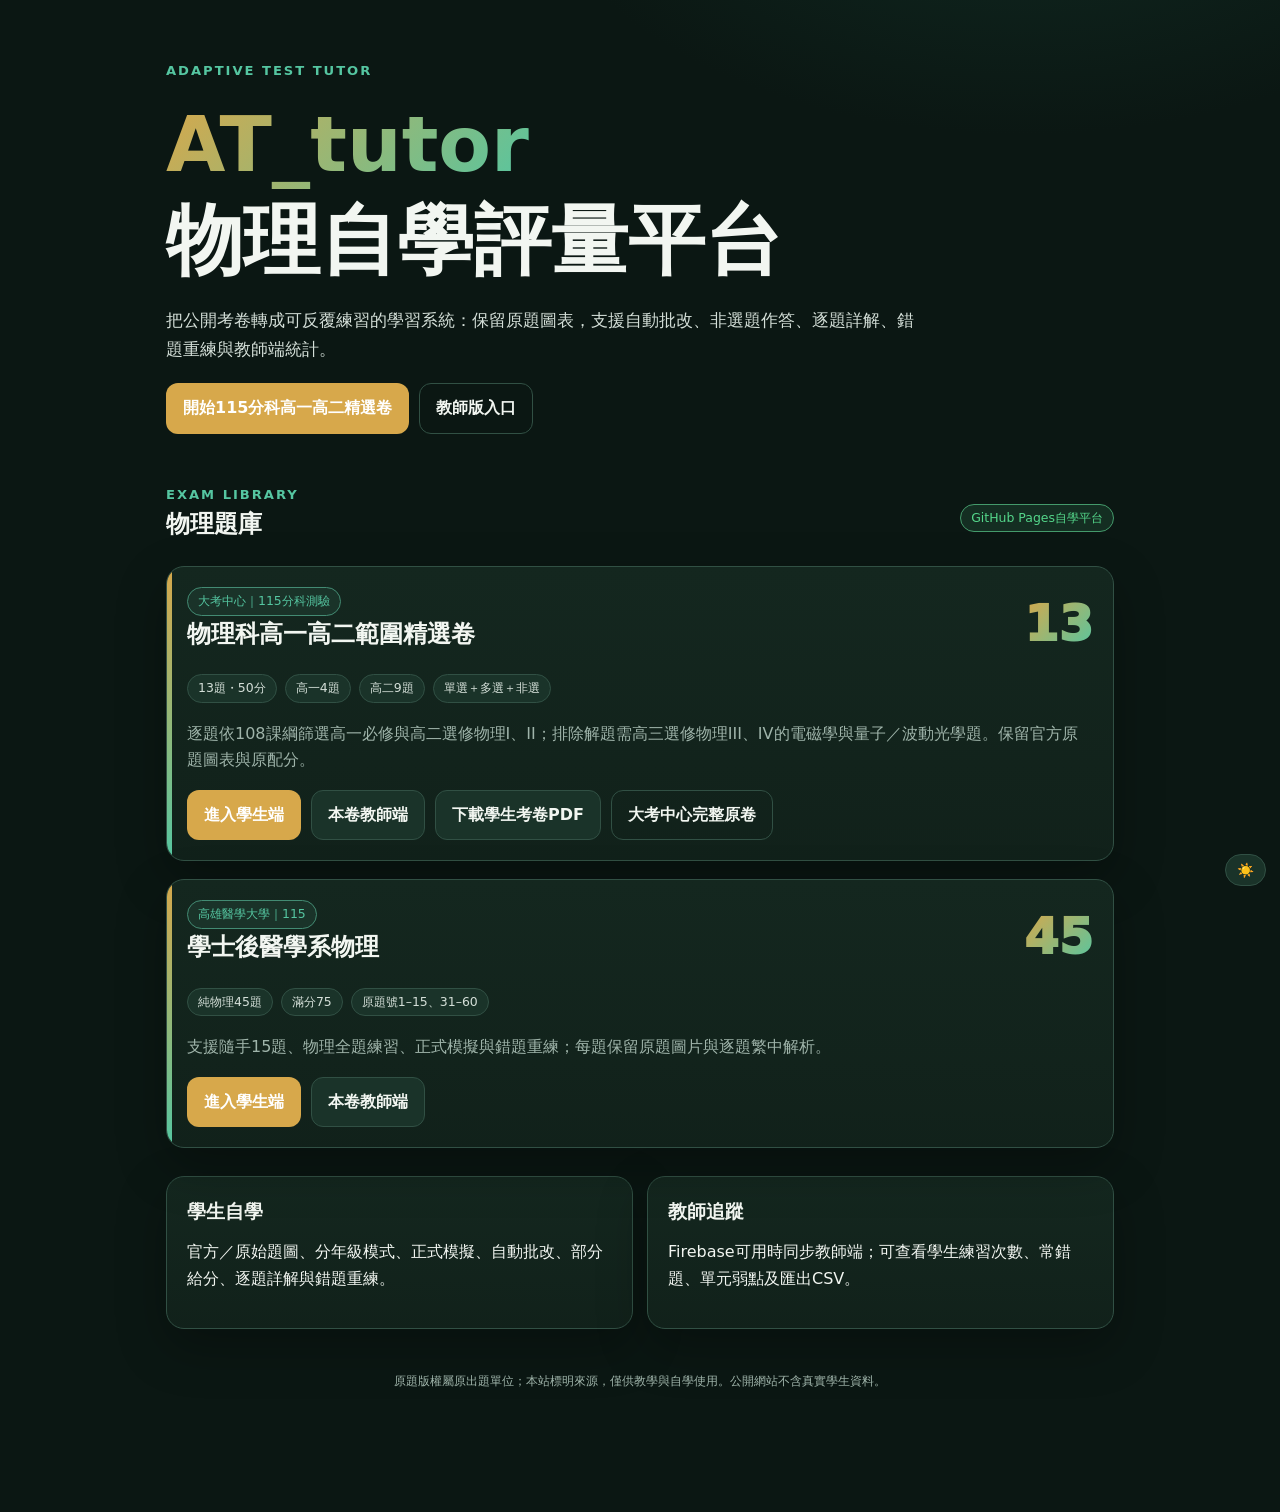
<file: index.html>
<!doctype html>
<html lang="zh-Hant">
<head>
<meta charset="utf-8">
<meta name="viewport" content="width=device-width,initial-scale=1,viewport-fit=cover">
<meta name="theme-color" content="#12261f">
<title>AT_tutor｜物理自學評量平台</title>
<meta name="description" content="AT_tutor物理自學評量平台：官方原題截圖、自動批改、非選題結構化作答、逐題詳解、錯題練習與教師統計。">
<link rel="stylesheet" href="shared/style.css">
<style>.hero{padding:42px 0 22px}.eyebrow{letter-spacing:.15em;text-transform:uppercase;color:var(--accent2);font-weight:900;font-size:.82rem}.hero h1{font-size:clamp(2.2rem,7vw,4.8rem);max-width:820px;margin:.2em 0}.hero h1 span{background:linear-gradient(135deg,var(--accent),var(--accent2));-webkit-background-clip:text;background-clip:text;color:transparent}.hero p{max-width:760px;color:var(--soft);font-size:1.08rem}.hero-actions{display:flex;gap:10px;flex-wrap:wrap;margin-top:20px}.catalog{margin-top:28px}.exam-card{position:relative;overflow:hidden}.exam-card:before{content:"";position:absolute;inset:0 auto 0 0;width:5px;background:linear-gradient(var(--accent),var(--accent2))}.exam-meta{display:flex;gap:8px;flex-wrap:wrap;margin:12px 0 18px}.exam-card+.exam-card{margin-top:18px}</style>
</head>
<body>
<main class="wrap">
<header class="hero"><div class="eyebrow">Adaptive Test Tutor</div><h1><span>AT_tutor</span><br>物理自學評量平台</h1><p>把公開考卷轉成可反覆練習的學習系統：保留原題圖表，支援自動批改、非選題作答、逐題詳解、錯題重練與教師端統計。</p><div class="hero-actions"><a class="btn primary" href="exams/ceec-115-physics-g10-g11/">開始115分科高一高二精選卷</a><a class="btn ghost" href="teacher.html">教師版入口</a></div></header>
<section class="catalog"><div class="spread"><div><div class="eyebrow">Exam Library</div><h2>物理題庫</h2></div><span class="chip good">GitHub Pages自學平台</span></div>
<article class="card exam-card"><div class="spread"><div><span class="chip unit">大考中心｜115分科測驗</span><h2>物理科高一高二範圍精選卷</h2></div><div class="score">13</div></div><div class="exam-meta"><span class="chip">13題・50分</span><span class="chip">高一4題</span><span class="chip">高二9題</span><span class="chip">單選＋多選＋非選</span></div><p class="muted">逐題依108課綱篩選高一必修與高二選修物理I、II；排除解題需高三選修物理III、IV的電磁學與量子／波動光學題。保留官方原題圖表與原配分。</p><div class="row"><a class="btn primary" href="exams/ceec-115-physics-g10-g11/">進入學生端</a><a class="btn" href="exams/ceec-115-physics-g10-g11/teacher.html">本卷教師端</a><a class="btn" href="exams/ceec-115-physics-g10-g11/downloads/ceec_115_physics_g10_g11_exam.pdf">下載學生考卷PDF</a><a class="btn ghost" href="https://www.ceec.edu.tw/files/file_pool/1/0Q194365922929011621/05-115%E5%88%86%E7%A7%91%E6%B8%AC%E9%A9%97%E7%89%A9%E7%90%86%E8%80%83%E7%A7%91%E8%A9%A6%E5%8D%B7.pdf" target="_blank" rel="noopener">大考中心完整原卷</a></div></article>
<article class="card exam-card"><div class="spread"><div><span class="chip unit">高雄醫學大學｜115</span><h2>學士後醫學系物理</h2></div><div class="score">45</div></div><div class="exam-meta"><span class="chip">純物理45題</span><span class="chip">滿分75</span><span class="chip">原題號1–15、31–60</span></div><p class="muted">支援隨手15題、物理全題練習、正式模擬與錯題重練；每題保留原題圖片與逐題繁中解析。</p><div class="row"><a class="btn primary" href="exams/kmu-115-physics/">進入學生端</a><a class="btn" href="exams/kmu-115-physics/teacher.html">本卷教師端</a></div></article></section>
<section class="grid"><div class="card col-6"><h3>學生自學</h3><p>官方／原始題圖、分年級模式、正式模擬、自動批改、部分給分、逐題詳解與錯題重練。</p></div><div class="card col-6"><h3>教師追蹤</h3><p>Firebase可用時同步教師端；可查看學生練習次數、常錯題、單元弱點及匯出CSV。</p></div></section>
<footer class="foot">原題版權屬原出題單位；本站標明來源，僅供教學與自學使用。公開網站不含真實學生資料。</footer>
</main><button class="btn sm" id="themeToggle" aria-label="切換深淺色">☀️</button><script>(function(){const k='at_tutor_theme';const s=localStorage.getItem(k)||'dark';document.documentElement.dataset.theme=s;const b=document.getElementById('themeToggle');b.textContent=s==='light'?'🌙':'☀️';b.onclick=()=>{const n=document.documentElement.dataset.theme==='light'?'dark':'light';document.documentElement.dataset.theme=n;localStorage.setItem(k,n);b.textContent=n==='light'?'🌙':'☀️';};})();</script>
</body></html>
</file>
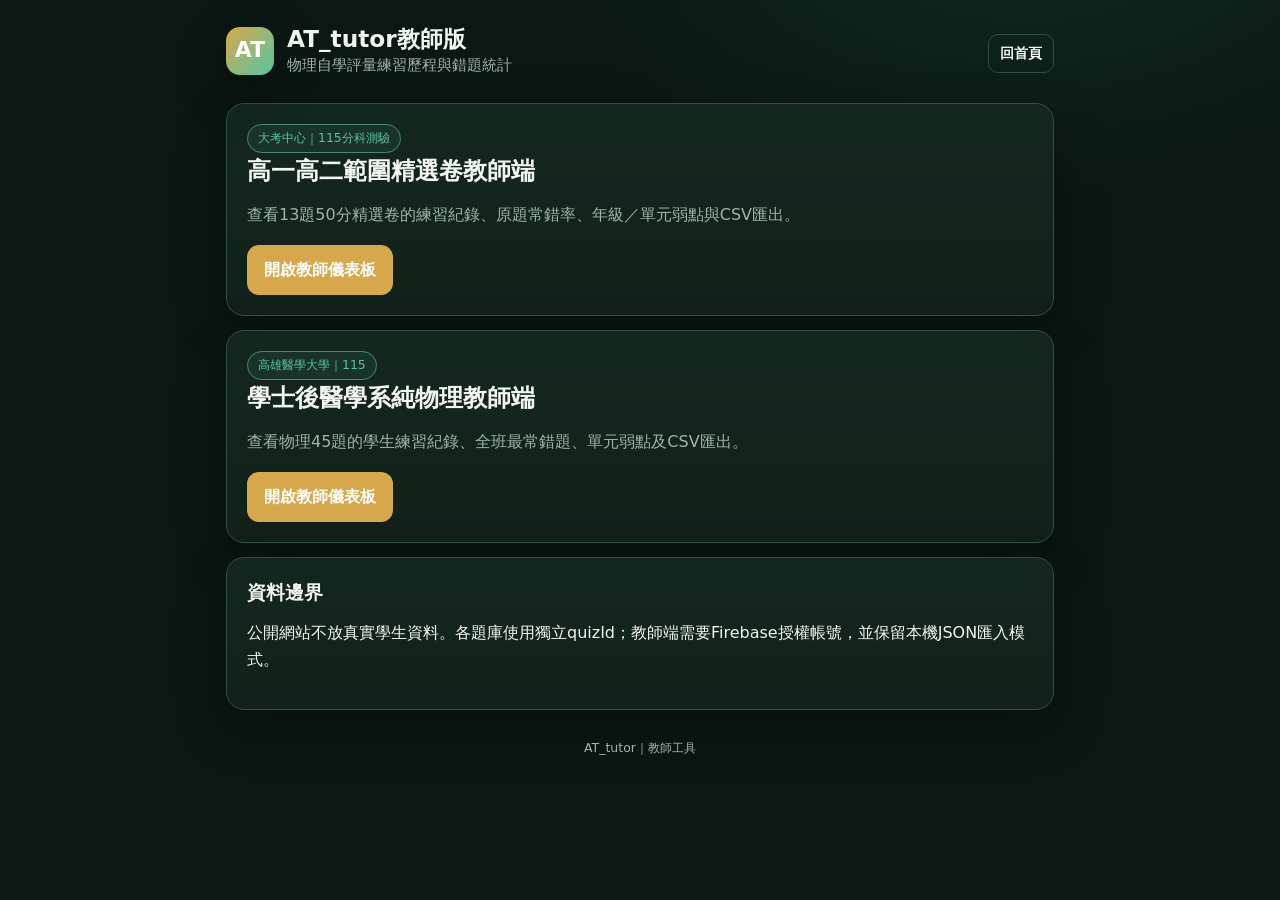
<file: teacher.html>
<!doctype html>
<html lang="zh-Hant"><head><meta charset="utf-8"><meta name="viewport" content="width=device-width,initial-scale=1,viewport-fit=cover"><meta name="theme-color" content="#12261f"><title>教師版｜AT_tutor</title><link rel="stylesheet" href="shared/style.css"></head>
<body><main class="wrap narrow"><div class="spread"><div class="brand"><div class="logo">AT</div><div><h1>AT_tutor教師版</h1><div class="sub">物理自學評量練習歷程與錯題統計</div></div></div><a class="btn sm ghost" href="index.html">回首頁</a></div>
<section class="card"><span class="chip unit">大考中心｜115分科測驗</span><h2>高一高二範圍精選卷教師端</h2><p class="muted">查看13題50分精選卷的練習紀錄、原題常錯率、年級／單元弱點與CSV匯出。</p><a class="btn primary" href="exams/ceec-115-physics-g10-g11/teacher.html">開啟教師儀表板</a></section>
<section class="card"><span class="chip unit">高雄醫學大學｜115</span><h2>學士後醫學系純物理教師端</h2><p class="muted">查看物理45題的學生練習紀錄、全班最常錯題、單元弱點及CSV匯出。</p><a class="btn primary" href="exams/kmu-115-physics/teacher.html">開啟教師儀表板</a></section>
<section class="card"><h3>資料邊界</h3><p>公開網站不放真實學生資料。各題庫使用獨立quizId；教師端需要Firebase授權帳號，並保留本機JSON匯入模式。</p></section><footer class="foot">AT_tutor｜教師工具</footer></main></body></html>
</file>
<file: shared/style.css>
/* AT_tutor shared style */
:root{
  color-scheme:dark;
  --bg:#0b1713;--bg2:#102a22;--card:#14271f;--card2:#1a3329;--line:#315044;
  --text:#f2f6f1;--muted:#9fb4aa;--soft:#d4dfd8;--accent:#d7a84b;--accent2:#55c6a1;
  --good:#54d68a;--bad:#ff6b62;--warn:#f2bd42;--shadow:0 18px 50px rgba(0,0,0,.28);
}
html[data-theme="light"]{
  color-scheme:light;--bg:#f7f4ec;--bg2:#e5f2ea;--card:#fffdf7;--card2:#f3f7f2;--line:#d8e2da;
  --text:#173028;--muted:#687b72;--soft:#344c43;--accent:#a06b08;--accent2:#087d61;
  --good:#138a48;--bad:#c93f38;--warn:#a66c00;--shadow:0 14px 36px rgba(33,70,54,.12);
}
*{box-sizing:border-box;-webkit-tap-highlight-color:transparent}
html,body{margin:0;padding:0}
body{font-family:"Segoe UI","Microsoft JhengHei",system-ui,-apple-system,"PingFang TC",sans-serif;background:radial-gradient(900px 520px at 80% -10%,var(--bg2),var(--bg) 55%);color:var(--text);line-height:1.65;font-size:16px;min-height:100vh}
a{color:var(--accent)}
.wrap{max-width:980px;margin:0 auto;padding:18px 16px 92px}.narrow{max-width:860px}
h1,h2,h3{line-height:1.25;margin:.15em 0 .55em}.sub{color:var(--muted);font-size:.92rem}.muted{color:var(--muted)}.small{font-size:.86rem}.center{text-align:center}.right{text-align:right}.mono{font-family:ui-monospace,SFMono-Regular,Consolas,monospace}
.brand{display:flex;gap:13px;align-items:center;margin:6px 0 12px}.logo{width:48px;height:48px;border-radius:14px;background:linear-gradient(135deg,var(--accent),var(--accent2));display:grid;place-items:center;font-weight:900;color:#fff;font-size:22px;box-shadow:var(--shadow)}.brand h1{margin:0;font-size:1.45rem}
.card{background:linear-gradient(180deg,var(--card),color-mix(in srgb,var(--card) 85%,#000 15%));border:1px solid var(--line);border-radius:18px;padding:20px;margin:14px 0;box-shadow:var(--shadow)}.card.tight{padding:14px 16px}.inset{background:var(--card2);border:1px solid var(--line);border-radius:14px;padding:14px}.spread{display:flex;justify-content:space-between;align-items:center;gap:12px;flex-wrap:wrap}.row{display:flex;gap:10px;flex-wrap:wrap;align-items:center}.grid{display:grid;grid-template-columns:repeat(12,1fr);gap:14px}.col-4{grid-column:span 4}.col-6{grid-column:span 6}.col-8{grid-column:span 8}.col-12{grid-column:span 12}@media(max-width:720px){.col-4,.col-6,.col-8{grid-column:span 12}.brand h1{font-size:1.22rem}}
.btn{display:inline-flex;align-items:center;justify-content:center;gap:8px;border:1px solid var(--line);background:var(--card2);color:var(--text);border-radius:12px;padding:11px 16px;font-weight:750;text-decoration:none;cursor:pointer;transition:.14s;font-size:1rem}.btn:hover{border-color:var(--accent);transform:translateY(-1px)}.btn:disabled{opacity:.45;cursor:not-allowed;transform:none}.btn.primary{background:var(--accent);border-color:transparent;color:#fff}.btn.accent{background:var(--accent2);border-color:transparent;color:#022d28}.btn.bad{background:var(--bad);border-color:transparent;color:white}.btn.ghost{background:transparent}.btn.block{display:flex;width:100%}.btn.sm{padding:7px 11px;font-size:.86rem;border-radius:10px}.btn.option{justify-content:flex-start;text-align:left;width:100%;padding:14px 15px}.btn.option .key{width:30px;height:30px;border-radius:9px;background:rgba(255,255,255,.08);display:grid;place-items:center;flex:0 0 auto}.btn.option.selected{border-color:var(--accent);background:color-mix(in srgb,var(--accent) 18%,var(--card2))}.btn.option.correct{border-color:var(--good);background:color-mix(in srgb,var(--good) 18%,var(--card2))}.btn.option.wrong{border-color:var(--bad);background:color-mix(in srgb,var(--bad) 18%,var(--card2))}
input,select,textarea{width:100%;border:1px solid var(--line);background:color-mix(in srgb,var(--card2) 86%,#000 14%);color:var(--text);border-radius:12px;padding:12px 13px;font:inherit}input:focus,select:focus,textarea:focus{outline:none;border-color:var(--accent)}label.lbl{display:block;color:var(--muted);font-size:.86rem;margin:0 0 6px}.chip{display:inline-flex;align-items:center;gap:5px;border:1px solid var(--line);background:var(--card2);color:var(--soft);border-radius:999px;padding:3px 10px;font-size:.78rem}.chip.good{border-color:color-mix(in srgb,var(--good) 55%,var(--line));color:var(--good);background:color-mix(in srgb,var(--good) 12%,transparent)}.chip.bad{border-color:color-mix(in srgb,var(--bad) 55%,var(--line));color:var(--bad);background:color-mix(in srgb,var(--bad) 12%,transparent)}.chip.warn{border-color:color-mix(in srgb,var(--warn) 55%,var(--line));color:var(--warn);background:color-mix(in srgb,var(--warn) 10%,transparent)}.chip.unit{color:var(--accent2);border-color:color-mix(in srgb,var(--accent2) 50%,var(--line))}
.modegrid{display:grid;grid-template-columns:repeat(3,1fr);gap:12px}.modecard{background:var(--card2);border:1px solid var(--line);border-radius:16px;padding:16px;text-align:left;color:var(--text);cursor:pointer}.modecard:hover{border-color:var(--accent);transform:translateY(-2px)}.modecard .mi{font-size:30px}.modecard .mt{font-size:1.05rem;font-weight:900;margin:4px 0}.modecard .md{font-size:.86rem;color:var(--muted)}@media(max-width:720px){.modegrid{grid-template-columns:1fr}}
.pbar{height:10px;background:color-mix(in srgb,var(--card2) 70%,#000);border:1px solid var(--line);border-radius:999px;overflow:hidden}.pbar>span{display:block;height:100%;background:linear-gradient(90deg,var(--accent),var(--accent2));width:0}.qnav{display:grid;grid-template-columns:repeat(10,1fr);gap:7px}.qnav button{border:1px solid var(--line);background:var(--card2);color:var(--soft);border-radius:9px;aspect-ratio:1;font-weight:800;cursor:pointer}.qnav button.cur{outline:2px solid var(--accent);outline-offset:1px}.qnav button.done{background:color-mix(in srgb,var(--accent) 18%,var(--card2))}.qnav button.right{background:color-mix(in srgb,var(--good) 18%,var(--card2));color:var(--good)}.qnav button.wrong{background:color-mix(in srgb,var(--bad) 18%,var(--card2));color:var(--bad)}@media(max-width:560px){.qnav{grid-template-columns:repeat(8,1fr)}}
.source-img{display:block;max-width:100%;margin:10px auto 12px;border-radius:14px;background:#fff;border:1px solid var(--line);cursor:zoom-in}.source-note{text-align:center;color:var(--muted);font-size:.78rem;margin-top:-4px}.explain{margin-top:12px;border:1px solid color-mix(in srgb,var(--accent2) 35%,var(--line));background:color-mix(in srgb,var(--accent2) 10%,var(--card));border-radius:14px;padding:12px 14px}.score{font-size:3.1rem;font-weight:950;background:linear-gradient(135deg,var(--accent),var(--accent2));-webkit-background-clip:text;background-clip:text;color:transparent;line-height:1}.kpi{display:grid;grid-template-columns:repeat(4,1fr);gap:12px}.kpi .b{background:var(--card2);border:1px solid var(--line);border-radius:14px;padding:13px}.kpi .n{font-size:1.55rem;font-weight:900}.kpi .t{font-size:.82rem;color:var(--muted)}@media(max-width:720px){.kpi{grid-template-columns:repeat(2,1fr)}}
table{width:100%;border-collapse:collapse}th,td{padding:9px 8px;border-bottom:1px solid var(--line);vertical-align:top}th{color:var(--muted);font-size:.82rem;text-align:left}.minibar{height:9px;border:1px solid var(--line);background:color-mix(in srgb,var(--card2) 70%,#000);border-radius:999px;overflow:hidden}.minibar>span{display:block;height:100%}.att{display:flex;gap:12px;align-items:center;background:var(--card2);border:1px solid var(--line);border-radius:14px;padding:12px;margin:8px 0}.att .badge{width:50px;height:50px;border-radius:12px;display:grid;place-items:center;background:var(--card);border:1px solid var(--line);font-weight:900}.att .grow{flex:1}.foot{color:var(--muted);text-align:center;font-size:.78rem;margin:28px 0}.lb{position:fixed;inset:0;background:rgba(0,0,0,.86);display:none;place-items:center;z-index:80;padding:16px;cursor:zoom-out}.lb.on{display:grid}.lb img{max-width:100%;max-height:94vh;border-radius:12px;background:#fff}.stickybar{position:sticky;bottom:0;margin:16px -16px -92px;padding:12px 16px;background:linear-gradient(0deg,var(--bg) 70%,transparent)}
#themeToggle{position:fixed;right:14px;bottom:14px;z-index:70;border-radius:999px}.hide{display:none!important}
.print-only{display:none}@media print{body{background:white;color:black}.btn,#themeToggle,.stickybar,.foot{display:none!important}.card{box-shadow:none;border-color:#aaa}.print-only{display:block}}
</file>
